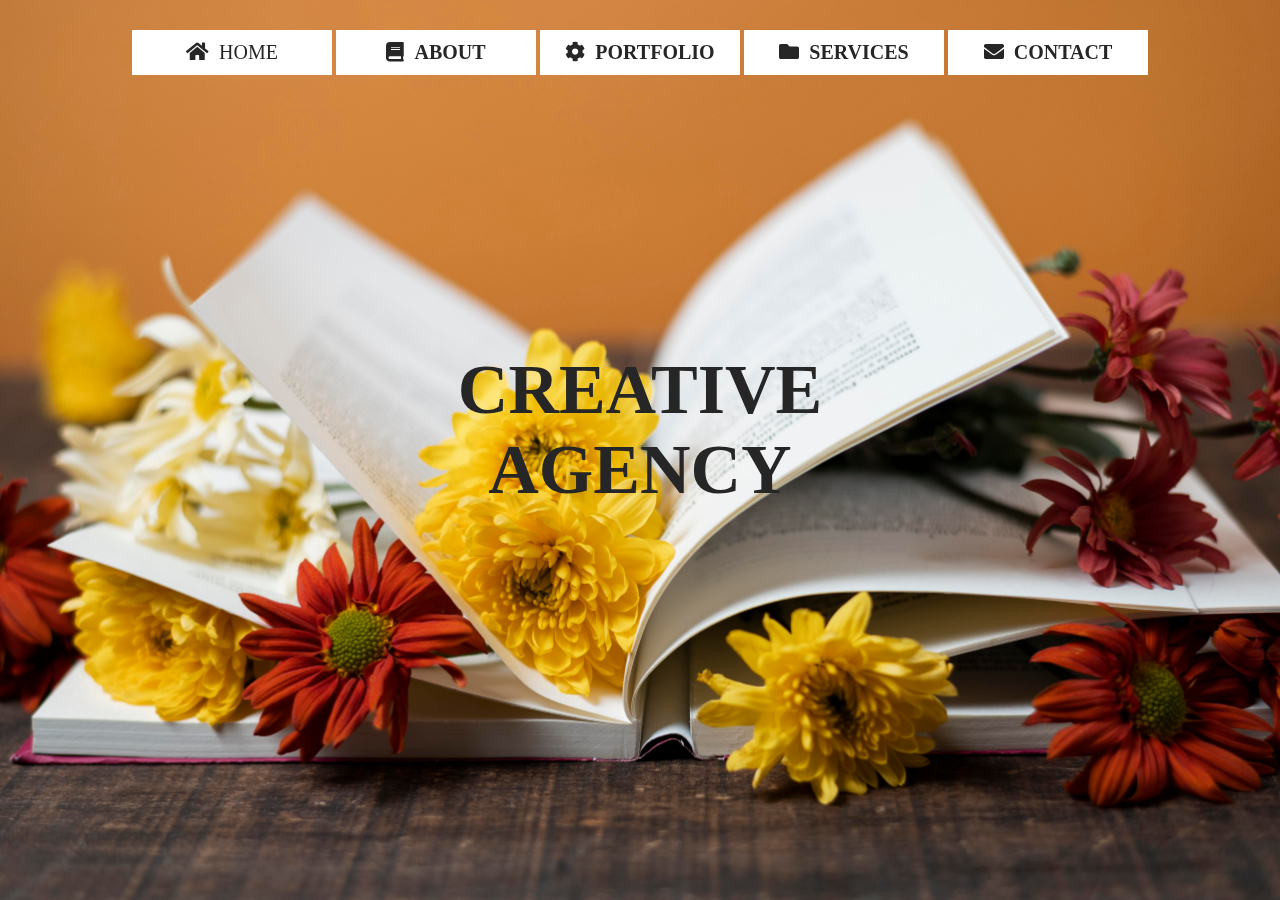
<file: 02. Simple website/index.html>
<!DOCTYPE html>
<html lang="en">
<head>
    <meta charset="UTF-8">
    <meta http-equiv="X-UA-Compatible" content="IE=edge">
    <meta name="viewport" content="width=device-width, initial-scale=1.0">
    <link rel="stylesheet" href="./style.css">
    <link rel="stylesheet" href="https://cdnjs.cloudflare.com/ajax/libs/font-awesome/5.15.4/css/all.min.css"
    integrity="sha512-1ycn6IcaQQ40/MKBW2W4Rhis/DbILU74C1vSrLJxCq57o941Ym01SwNsOMqvEBFlcgUa6xLiPY/NS5R+E6ztJQ=="
    crossorigin="anonymous" referrerpolicy="no-referrer" />
    <title>Simple website</title>
</head>
<body>
    <div id="box">

        <ul>
        <li><a href="#home"><i class="fa fa-home"></i>  Home</a></li>
        <li><a href="#about"><i class="fa fa-book">  about</i></a></li>
        <li><a href="#portfolio"><i class="fa fa-cog">  portfolio</i></a></li>
        <li><a href="#services"><i class="fa fa-folder">  services</i></a></li>
        <li><a href="#contact"><i class="fa fa-envelope">  contact</i></a></li>
        </ul>

        <div id="home">
        <section class="content">
        <h1>
        Creative Agency</h1>
        </section>
        </div>

        <div id="about">
        <section class="content">
        <h1>
        About</h1>
        <p>
        Lorem ipsum dolor sit amet, consectetur adipisicing elit. Architecto culpa cupiditate deleniti dicta dolorum ducimus ea enim et fugiat illo impedit in inventore laboriosam minima natus nemo non pariatur perferendis praesentium quas quos ratione, repellat rerum sequi tempore totam vitae voluptate. Dolore et minima numquam perferendis praesentium quaerat rem voluptatem?</p>
        </section>
        </div>

        <div id="portfolio">
        <section class="content">
        <h1>
        Portfolio</h1>
        <p>
        Lorem ipsum dolor sit amet, consectetur adipisicing elit. Architecto culpa cupiditate deleniti dicta dolorum ducimus ea enim et fugiat illo impedit in inventore laboriosam minima natus nemo non pariatur perferendis praesentium quas quos ratione, repellat rerum sequi tempore totam vitae voluptate. Dolore et minima numquam perferendis praesentium quaerat rem voluptatem?</p>
        </section>
        </div>

        <div id="services">
        <section class="content">
        <h1>
        Services</h1>
        <p>
        Lorem ipsum dolor sit amet, consectetur adipisicing elit. Architecto culpa cupiditate deleniti dicta dolorum ducimus ea enim et fugiat illo impedit in inventore laboriosam minima natus nemo non pariatur perferendis praesentium quas quos ratione, repellat rerum sequi tempore totam vitae voluptate. Dolore et minima numquam perferendis praesentium quaerat rem voluptatem?</p>
        </section>
        </div>

        <div id="contact">
        <section class="content">
        <h1>
        Contact</h1>
        <p>
        Lorem ipsum dolor sit amet, consectetur adipisicing elit. Architecto culpa cupiditate deleniti dicta dolorum ducimus ea enim et fugiat illo impedit in inventore laboriosam minima natus nemo non pariatur perferendis praesentium quas quos ratione, repellat rerum sequi tempore totam vitae voluptate. Dolore et minima numquam perferendis praesentium quaerat rem voluptatem?</p>
        </section>
        </div>
        
        </div>
          
</body>
</html>
</file>
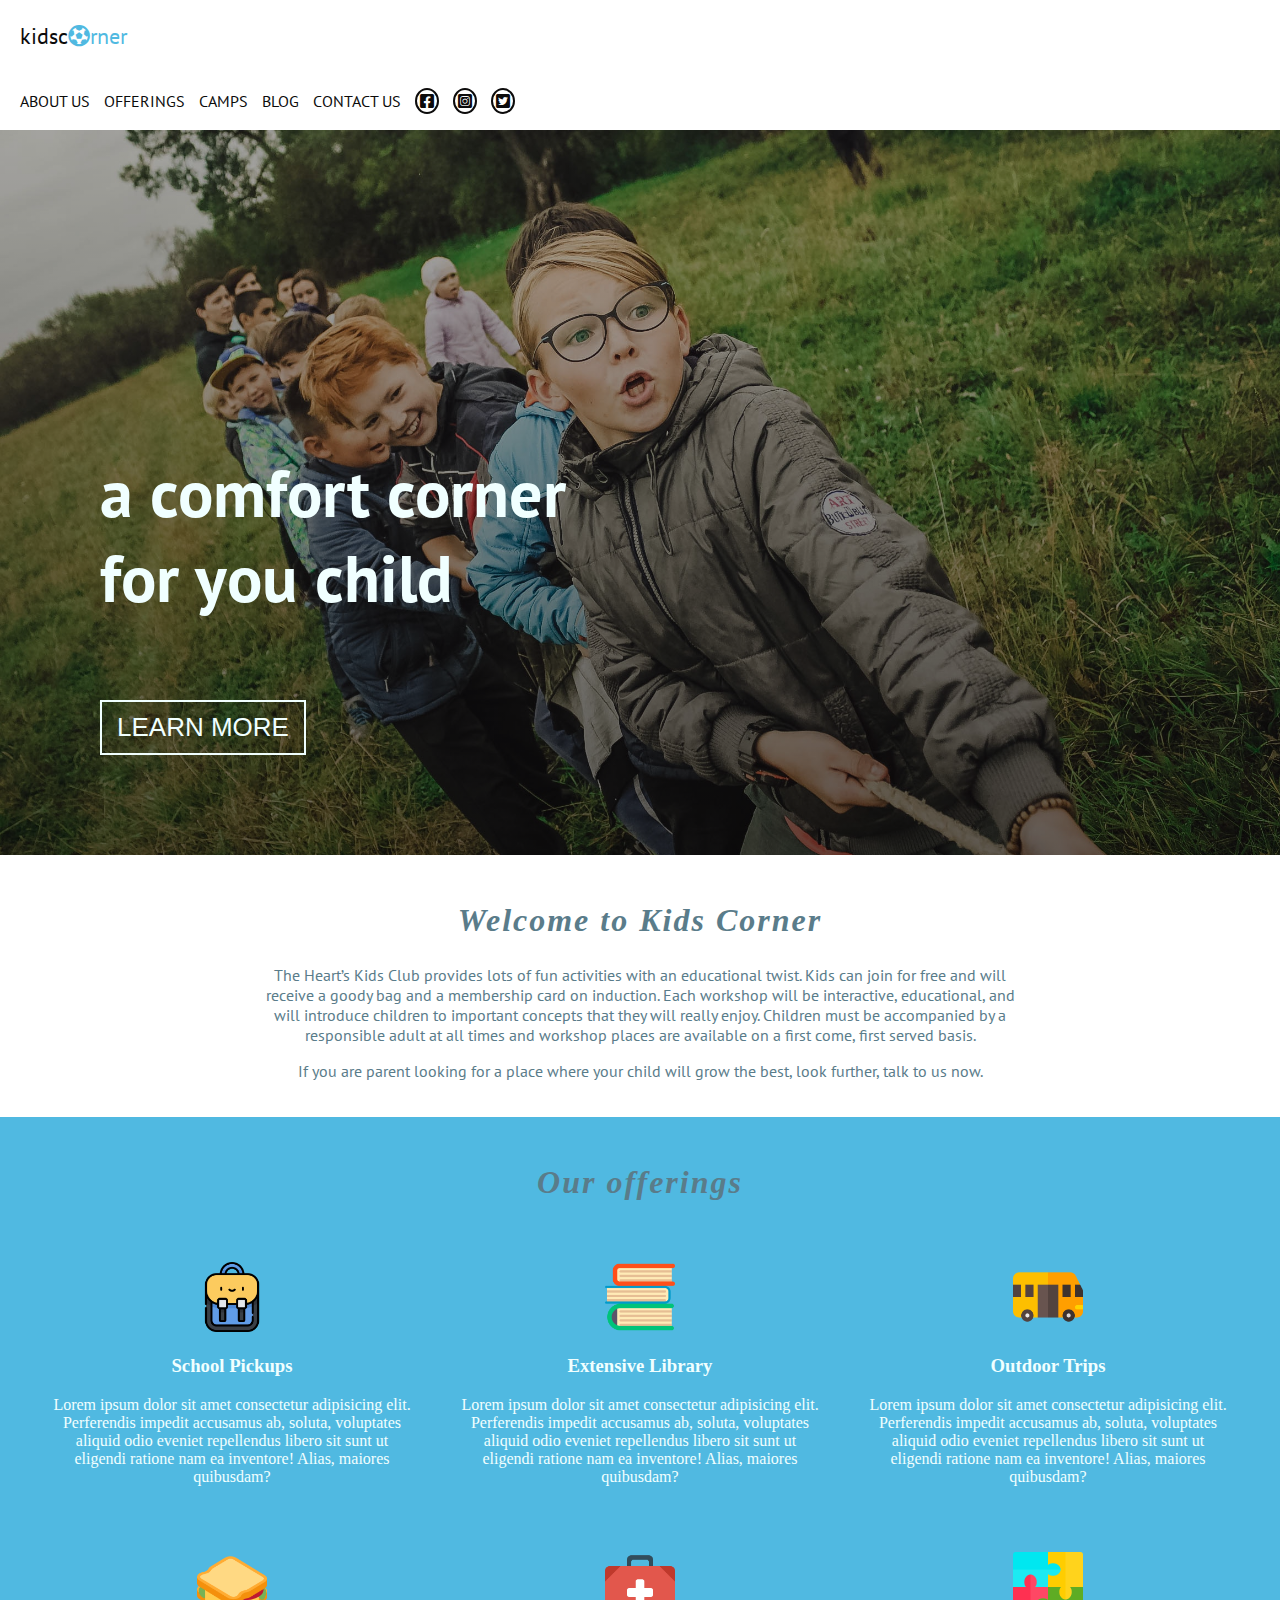
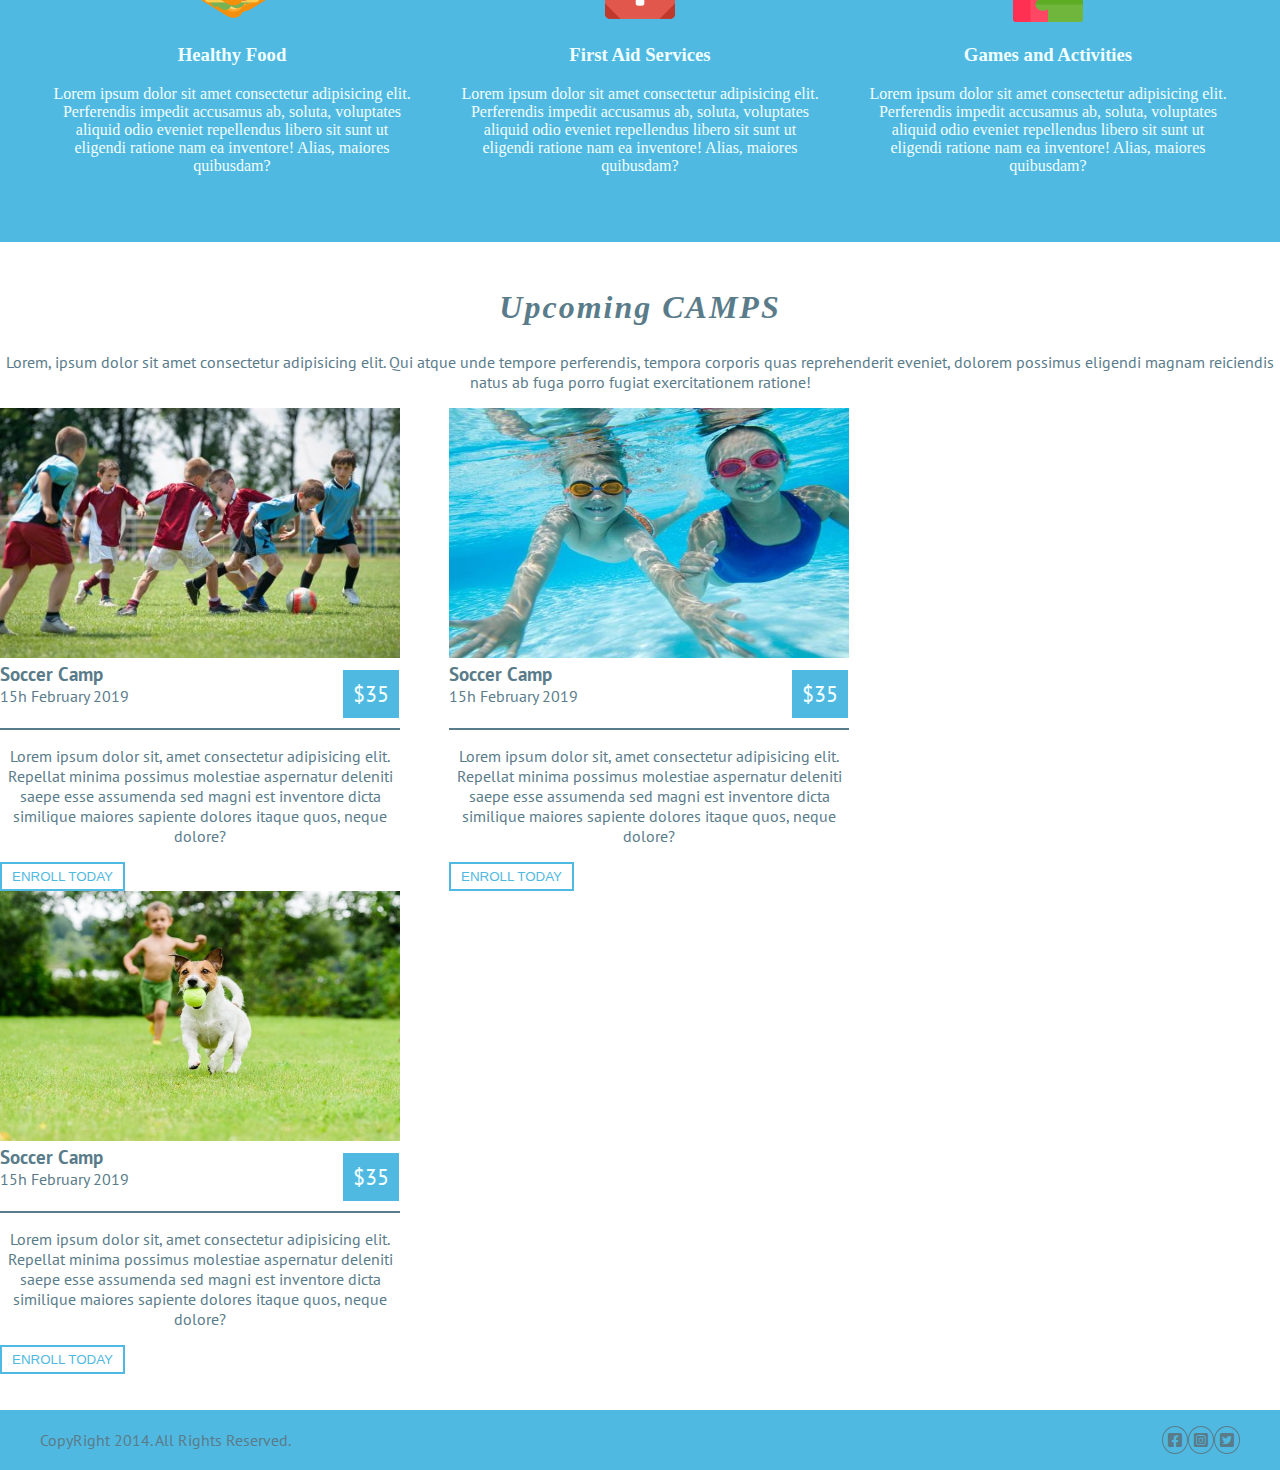
<file: 03. HTML_CSS mini course SoftUni/index.html>
<!DOCTYPE html>
<html lang="en">

<head>
    <meta charset="UTF-8">
    <meta http-equiv="X-UA-Compatible" content="IE=edge">
    <meta name="viewport" content="width=device-width, initial-scale=1.0">
    <link rel="stylesheet" href="style.css">
    <link rel="stylesheet" href="https://cdnjs.cloudflare.com/ajax/libs/font-awesome/5.15.4/css/all.min.css">
    <title>KidsCorner</title>
</head>

<body>

    <header>
        <section class="navigation">
            <p>kidsc<span><i class="fas fa-futbol"></i>rner</span></p>
            <nav>
                <ul>
                    <li><a href="#">ABOUT US</a></li>
                    <li><a href="#">OFFERINGS</a></li>
                    <li><a href="#">CAMPS</a></li>
                    <li><a href="#">BLOG</a></li>
                    <li><a href="#">CONTACT US</a></li>
                    <li>
                        <ul>
                            <li><a href="#"><i class="fab fa-facebook-square"></i></a></li>
                            <li><a href="#"><i class="fab fa-instagram-square"></i></a></li>
                            <li><a href="#"><i class="fab fa-twitter-square"></i></i></a></li>
                        </ul>
                    </li>
                </ul>
            </nav>
        </section>

        <section class="site-header">
            <h1>a comfort corner for you child</h1>
            <button>LEARN MORE</button>
        </section>
    </header>

    <main>
        <section class="welcome">
            <h2>Welcome to Kids Corner</h2>
            <p>The Heart’s Kids Club provides lots of fun activities with an educational twist. Kids can join for free
                and will receive a goody bag and a membership card on induction. Each workshop will be interactive,
                educational, and will introduce children to important concepts that they will really enjoy. Children
                must be accompanied by a responsible adult at all times and workshop places are available on a first
                come, first served basis.</p>
            <p>If you are parent looking for a place where your child will grow the best, look further, talk to us now.
            </p>
        </section>

        <section class="offers">
            <h2>Our offerings</h2>
            <ul>
                <li><a href="#">
                        <img src="./images/backpack.png" alt="picture">
                        <h3>School Pickups</h3>
                        <p>Lorem ipsum dolor sit amet consectetur adipisicing elit. Perferendis impedit accusamus ab,
                            soluta, voluptates aliquid odio eveniet repellendus libero sit sunt ut eligendi ratione nam
                            ea inventore! Alias, maiores quibusdam?</p>
                    </a></li>

                <li><a href="#">
                        <img src="./images/books.png" alt="picture">
                        <h3>Extensive Library</h3>
                        <p>Lorem ipsum dolor sit amet consectetur adipisicing elit. Perferendis impedit accusamus ab,
                            soluta, voluptates aliquid odio eveniet repellendus libero sit sunt ut eligendi ratione nam
                            ea inventore! Alias, maiores quibusdam?</p>
                    </a></li>

                <li><a href="#">
                        <img src="./images/bus.png" alt="picture">
                        <h3>Outdoor Trips</h3>
                        <p>Lorem ipsum dolor sit amet consectetur adipisicing elit. Perferendis impedit accusamus ab,
                            soluta, voluptates aliquid odio eveniet repellendus libero sit sunt ut eligendi ratione nam
                            ea inventore! Alias, maiores quibusdam?</p>
                    </a></li>

                <li><a href="#">
                        <img src="./images/sandwich.png" alt="picture">
                        <h3>Healthy Food</h3>
                        <p>Lorem ipsum dolor sit amet consectetur adipisicing elit. Perferendis impedit accusamus ab,
                            soluta, voluptates aliquid odio eveniet repellendus libero sit sunt ut eligendi ratione nam
                            ea inventore! Alias, maiores quibusdam?</p>
                    </a></li>

                <li><a href="#">
                        <img src="./images/first-aid-kit.png" alt="picture">
                        <h3>First Aid Services</h3>
                        <p>Lorem ipsum dolor sit amet consectetur adipisicing elit. Perferendis impedit accusamus ab,
                            soluta, voluptates aliquid odio eveniet repellendus libero sit sunt ut eligendi ratione nam
                            ea inventore! Alias, maiores quibusdam?</p>
                    </a></li>

                <li><a href="#">
                        <img src="./images/plan.png" alt="picture">
                        <h3>Games and Activities</h3>
                        <p>Lorem ipsum dolor sit amet consectetur adipisicing elit. Perferendis impedit accusamus ab,
                            soluta, voluptates aliquid odio eveniet repellendus libero sit sunt ut eligendi ratione nam
                            ea inventore! Alias, maiores quibusdam?</p>
                    </a></li>
            </ul>
        </section>

        <section>
            <section class="camps">
                <h2>Upcoming CAMPS</h2>
                <p>Lorem, ipsum dolor sit amet consectetur adipisicing elit. Qui atque unde tempore perferendis, tempora
                    corporis quas reprehenderit eveniet, dolorem possimus eligendi magnam reiciendis natus ab fuga porro
                    fugiat exercitationem ratione!</p>
                <ul>
                   <li>
                    <img src="./images/photo-kids-playing-football.jpg" alt="photo-kids-playing-football">
                    <section class="info">
                        <div>
                            <h3>Soccer Camp</h3>
                            <p>15h February 2019</p>
                        </div>
                        <div>$35</div>
                    </section>

                    <section class="more-info">
                        <p>Lorem ipsum dolor sit, amet consectetur adipisicing elit. Repellat minima possimus molestiae aspernatur deleniti saepe esse assumenda sed magni est inventore dicta similique maiores sapiente dolores itaque quos, neque dolore?</p>
                        <button>ENROLL TODAY</button>
                    </section>
                   </li>

                   <li>
                    <img src="./images/swimming-pool.jpeg" alt="swimming-pool">
                    <section class="info">
                        <div>
                            <h3>Soccer Camp</h3>
                            <p>15h February 2019</p>
                        </div>
                        <div>$35</div>
                    </section>

                    <section class="more-info">
                        <p>Lorem ipsum dolor sit, amet consectetur adipisicing elit. Repellat minima possimus molestiae aspernatur deleniti saepe esse assumenda sed magni est inventore dicta similique maiores sapiente dolores itaque quos, neque dolore?</p>
                        <button>ENROLL TODAY</button>
                    </section>
                   </li>

                   <li>
                    <img src="./images/kids_dogs_playing.jpg" alt="kids_dogs_playing">
                    <section class="info">
                        <div>
                            <h3>Soccer Camp</h3>
                            <p>15h February 2019</p>
                        </div>
                        <div>$35</div>
                    </section>

                    <section class="more-info">
                        <p>Lorem ipsum dolor sit, amet consectetur adipisicing elit. Repellat minima possimus molestiae aspernatur deleniti saepe esse assumenda sed magni est inventore dicta similique maiores sapiente dolores itaque quos, neque dolore?</p>
                        <button>ENROLL TODAY</button>
                    </section>
                   </li>

                </ul>
            </section>

        </section>
    </main>

    <footer>
        <p>CopyRight 2014. All Rights Reserved.</p>
        <ul>
            <li><a href="#"><i class="fab fa-facebook-square"></i></a></li>
            <li><a href="#"><i class="fab fa-instagram-square"></i></a></li>
            <li><a href="#"><i class="fab fa-twitter-square"></i></i></a></li>
        </ul>
    </footer>

</body>

</html>
</file>
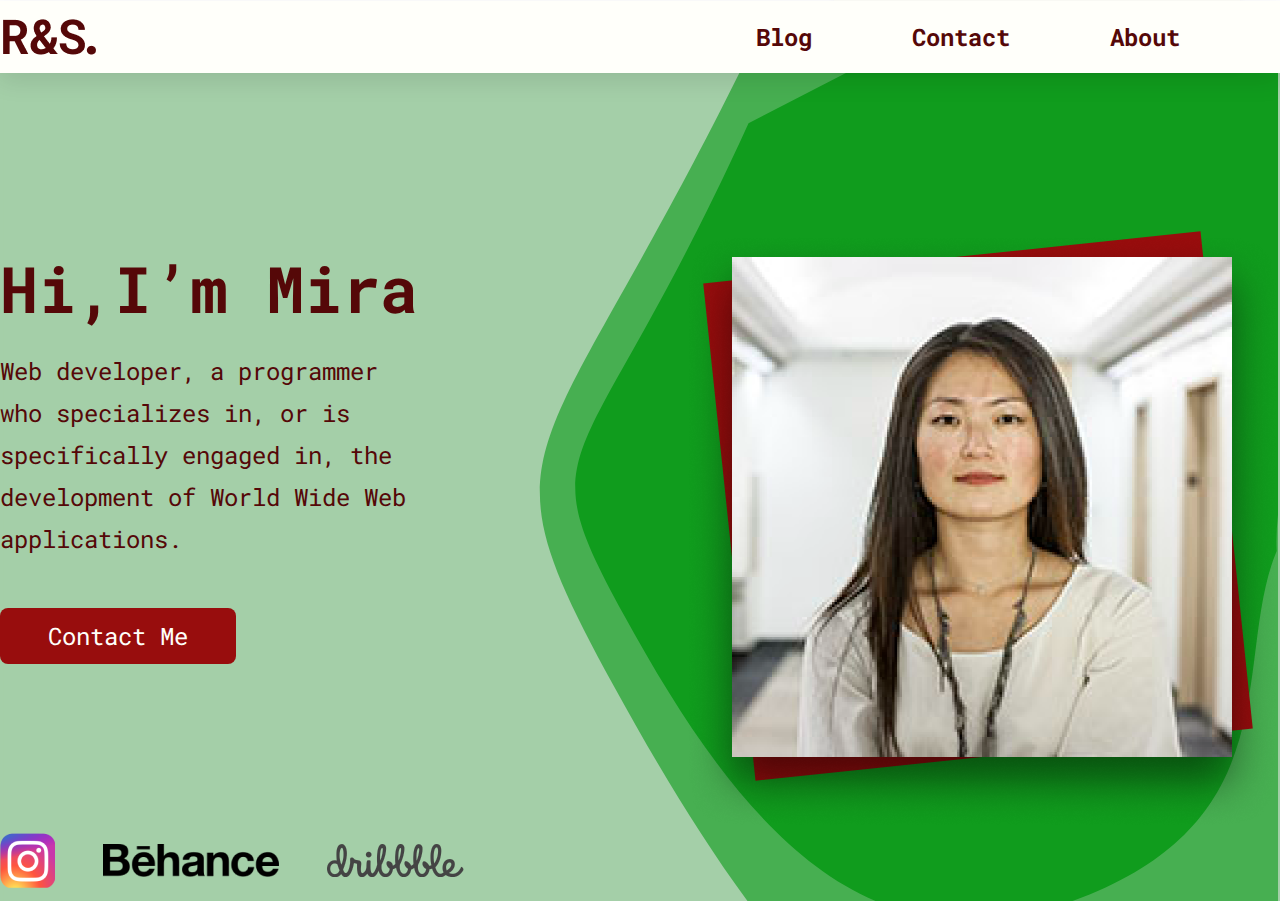
<file: 05. Design A Modern Homepage Using Figma/index.html>
<!DOCTYPE html>
<html lang="en">
  <head>
    <meta charset="UTF-8" />
    <meta name="viewport" content="width=device-width, initial-scale=1.0" />
    <meta http-equiv="X-UA-Compatible" content="ie=edge" />
    <title>Welcome</title>
    <link rel="stylesheet" href="style.css" />
  </head>
  <body>
    <div class="search-box">
      <input type="text" placeholder="Search here..." />
    </div>

    <div class="nav-container">
      <div class="wrapper">
        <nav>
          <div class="logo">
            <img src="img/Logo.png" alt="">
          </div>

          <ul class="nav-items">
            <li>
              <a href="#">Blog</a>
            </li>

            <li>
              <a href="#">Contact</a>
            </li>

            <li>
              <a href="#">About</a>
            </li>

            <li>
              <a class="nav-btn-container" href="#">
                <img class="search-btn" src="img/search.svg" alt="" />
                <img class="close-btn" src="img/close.svg" alt="" />
              </a>
            </li>
          </ul>
        </nav>
      </div>
    </div>

    <div class="header-container">
      <div class="wrapper">
        <header>
          <div class="hero-content">
            <h1>Hi,I’m Mira</h1>
            <p>
                Web developer, a programmer who specializes in, or is specifically engaged in, the development of World Wide Web applications.
            </p>
            <a href="#">
              Contact Me
            </a>
          </div>

          <div class="hero-image">
            <img src="img/Photo.png" alt="" />
            <div class="photo-bg"></div>
          </div>
        </header>

        <div class="social-icons">
          <a href="#">
            <img src="img/instagram-logo.png" alt="" />
          </a>
          <a href="#">
            <img src="img/behance-logo.png" alt="" />
          </a>
          <a href="#">
            <img src="img/dribbble-logo.png" alt="" />
          </a>
        </div>
      </div>
    </div>

    <script src="main.js"></script>
  </body>
</html>
</file>
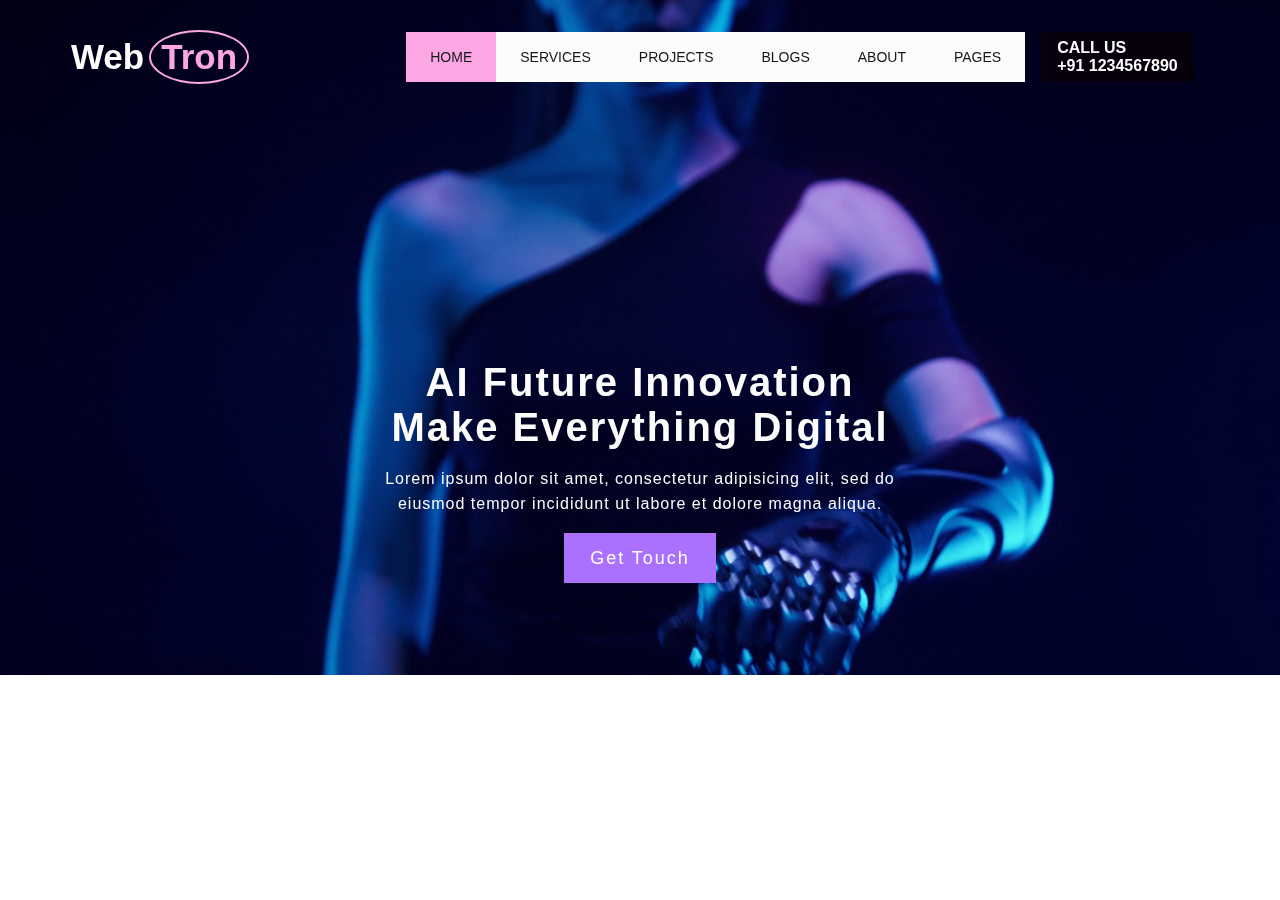
<file: 06. Video background in simple website/portfolio/index.html>
<!DOCTYPE html>
<html>
<head>
	<title>Portfolio</title>
	<link rel="stylesheet" type="text/css" href="style.css">
</head>
<body>
	<header>
		<video autoplay="" loop="" muted="" oncontextmenu="false">
			<source src="videos/video2.mp4" type="video/mp4">
		</video>
		<nav>
			<div class="logo">Web<span>Tron</span></div>
			<div class="navbar">
				<ul class="nav-menu">
					<a href="#" class="nav-link active"><li>Home</li></a>
					<a href="#" class="nav-link"><li>Services</li></a>
					<a href="#" class="nav-link"><li>Projects</li></a>
					<a href="#" class="nav-link"><li>Blogs</li></a>
					<a href="#" class="nav-link"><li>About</li></a>
					<a href="#" class="nav-link"><li>Pages</li></a>				
				</ul>
				<div class="call-us">
					<span>CALL US</span>
					<span>+91 1234567890</span>					
				</div>
			</div>
		</nav>
		<div class="intro">
			<h1>AI Future Innovation</h1>
			<h1>Make Everything Digital</h1>
			<p>Lorem ipsum dolor sit amet, consectetur adipisicing elit, sed do eiusmod
			tempor incididunt ut labore et dolore magna aliqua.</p>
			<a href="#">Get Touch</a>
		</div>
	</header>



</body>
</html>
</file>
<file: 02. Simple website/style.css>
*{
    margin: 0;
    padding: 0;
}
body{
    font-family: lato;
}
#box{
    width: 100%;
    height: 100vh;
    scroll-behavior: smooth;
    overflow-y: scroll;
}
#box div{
    position: relative;
    height: 100%;
}
.content {
    position: absolute;
    top: 50%;
    left: 50%;
    transform: translate(-50%,-50%);
    text-align: center;
    padding: 0 40px;
}
.content h1 {
font-size: 70px;
font-weight: bold;
color: #262626;
text-transform: uppercase;
    margin-bottom: 40px;
}
#about .content h1,
#portfolio .content h1,
#services .content h1,
#contact .content h1{
    color: #5b5b5b;
}
.content p {
line-height: 1.5;
margin: auto;
color: #000;
}
ul {
padding: 0;
text-align: center;
position: fixed;
margin: 2% auto;
z-index: 1;
width: 1100px;
left: 0;
right: 0;
    font-family: lato;
}
ul li{
    list-style: none;
    display: inline-block;
}

ul li a {
display: block;
text-decoration: none;
height: 45px;
font-size: 20px;
background: #fff;
width: 200px;
color: #262626;
margin: 4px 0;
text-transform: uppercase;
line-height: 45px;
}
ul li a:hover{
    background: deeppink;
    text-decoration: none;
    color: #fff;
}
#home{
    background-image: url(1.jpg);
    -webkit-background-size: cover;
    background-size: cover;
    background-position: center center;
}
#portfolio,
#contact
{
background: #f3f3f3;
}
</file>
<file: 03. HTML_CSS mini course SoftUni/style.css>
@import url('https://fonts.googleapis.com/css2?family=PT+Sans:ital,wght@0,400;0,700;1,400;1,700&display=swap');

body {
    font-family: 'PT Sans', sans-serif;
    font-size: 16px;
    max-width: 1300px;
    margin: 0 auto;
}

.navigation {
    padding: 0 20px;
}

.navigation p {
    display: inline-block;
    font-size: 22px;
    width: 735px;
    color: rgb(12, 11, 11);
}

.navigation p span {
    color: #50b9e1;
}

nav {
    display: inline-block;

}

nav li {
    display: inline-block;
    padding-right: 10px;
}

a {
    text-decoration: none;
    color: rgb(12, 11, 11);
}

nav i {
    border: 2px solid rgb(12, 11, 11);
    border-radius: 50%;
    padding: 3px;
}

/*body > header > section.navigation > nav > ul > li:nth-child(5) > a{
    // right btn->inspect->right btn in elements tab on the item-> copy->copy selector
}*/

ul {
    padding: 0;
}

a:hover {
    color: #50b9e1;
    cursor: pointer;
}

/*site-header*/

.site-header {
    background: linear-gradient(rgba(0, 0, 0, 0.3), rgba(0, 0, 0, 0.6)), url(./images/kids_main.jpg), no-repeat;
    background-size: cover;
}

.site-header h1 {
    font-size: 66px;
    color: azure;
    width: 38%;
    margin: 0;
    padding: 320px 0 80px 100px;
}

.site-header button {
    font-size: 26px;
    background: transparent;
    border: 2px solid azure;
    color: azure;
    padding: 10px 15px;
    margin: 0 0 100px 100px;
}

.site-header button:hover {
    background: #50b9e1;
    border: 2px solid #50b9e1;
    cursor: pointer;
}


/*main - welkome*/
main h2,
main h3,
main p {
    text-align: center;

    /*if we dont put where is the h... or p(main in this case)- ol h... p are changed*/
}

.welcome {
    width: 60%;
    margin: 0 auto;
    padding: 20px 0;
}

h2 {
    font-size: 32px;
    font-family: 'PT Serif', serif;
    font-style: italic;
    letter-spacing: 2px;
    color: #5a7c8a;
    text-align: center;
}

.welcome p {
    color: #5a7c8a;
    text-align: center;
}

/*offers*/
.offers {
    background: #50b9e1;
    font-family: 'PT Serif', serif;
    color: azure;
    padding: 20px 30px;
}

.offers img {
    width: 70px;
}

.offers li {
    width: 30%;
    text-align: center;
    /* because of the picture position*/
    padding: 15px 19px;
    margin-top: 20px;
    display: inline-block;
}

.offers a {
    color: azure;
}

/*caps*/

.camps {
    color: #5a7c8a;
    padding: 20px 0;
}

.body>main>section.camps>p {
    width: 60%;
    text-align: center;
    margin: 0 auto;
    padding-bottom: 30px;
}

.camps img {
    width: 400px;
    height: 250px;
}

.camps li {
    width: 400px;
    display: inline-block;
}

.camps li:not(:last-child) {
    padding-right: 45px;
}

.info div {
    display: inline-block;
}

.info div p,
.info div h3 {
    margin: 0;
    padding: 0;
    text-align: left;
}

.info div:nth-child(1) {
    width: 339px;
}

.info div:nth-child(2) {
    background: #50b9e1;
    padding: 10px;
    color: azure;
    font-size: 22px;
}

.info {
    border-bottom: 2px solid #5a7c8a;
    padding-bottom: 10px;
}

.more-info button {
    border: 2px solid #50b9e1;
    color: #50b9e1;
    background: transparent;
    padding: 5px 10px;
}

.more-info button:hover {
    background: #50b9e1;
    color: azure;
}

/*footer*/

footer {
    background: #50b9e1;
    color: #5a7c8a;
    padding: 0 40px;
    display: flex;
    justify-content: space-between;
    align-items: center;
}

footer p {
    display: inline-block;
}

footer ul {
    display: inline-flex;
    text-decoration: none;
    list-style: none;
}

footer ul a {
    color: #5a7c8a;
    display: flex;
    text-decoration: none;
}

footer ul a i {
    border: 1px solid #5a7c8a;
    border-radius: 50%;
    padding: 5px;

}
</file>
<file: 05. Design A Modern Homepage Using Figma/style.css>
@import url('https://fonts.googleapis.com/css2?family=Roboto+Mono:ital,wght@0,100;0,200;0,300;0,400;0,500;0,600;0,700;1,100;1,200;1,300;1,400;1,500;1,600;1,700&display=swap');

* {
    box-sizing: border-box;
    margin: 0;
  }
  
  body {
    font-family: "Roboto Mono", sans-serif;
  }
  
  /* Navigation */
  
  .nav-container {
    background: #fffffa;
    box-shadow: 0px 8px 24px rgba(0, 0, 0, 0.1);
    height: 72px;
    margin-top: -65px;
    z-index: 500;
    position: relative;
  }
  
  .wrapper {
    width: 1280px;
    margin: 0 auto;
  }
  
  nav {
    display: flex;
    align-items: center;
    justify-content: space-between;
    height: 72px;
  }
  
  nav ul {
    display: flex;
  }
  
  .nav-items li {
    list-style: none;
    margin-right: 100px;
  }
  
  .nav-items li:nth-last-of-type(1) {
    margin: 0;
  }
  
  .nav-items li a {
    color: #550808;
    font-size: 24px;
    font-weight: 800;
    font-family: "Roboto Mono", sans-serif;
    text-decoration: none;
  }
  
  /* Header */
  
  .header-container {
    background: #A4CFA8 url("img/imgBG.svg");
    background-repeat: no-repeat;
    background-position: center;
    background-size: contain;
    height: calc(100vh - 72px);
    display: flex;
    align-items: center;
  }
  
  header {
    display: flex;
    align-items: center;
    justify-content: space-between;
  }
  
  header h1 {
    font-weight: 900;
    font-size: 64px;
    line-height: 75px;
    color: #550808;
    margin-bottom: 24px;
  }
  
  header p {
    font-size: 24px;
    line-height: 42px;
    color: #550808;
    width: 418px;
  
    margin-bottom: 48px;
  }
  
  header a {
    color: #fffffa;
    font-size: 24px;
    text-decoration: none;
  
    background: #980D0D;
    border-radius: 8px;
    padding: 12px 48px;
    display: inline-block;
    transition: 300ms;
  }
  
  header a:hover {
    transform: translateY(-8px);
  }
  
  /* Social Icons */
  
  .social-icons {
    display: flex;
    align-items: center;
  }
  
  .social-icons a {
    margin: 0 24px;
  }
  
  .social-icons a:nth-of-type(1) {
    margin-left: 0;
  }
  
  /* Hero image */
  
  header .hero-image {
    position: relative;
    margin-top: 150px;
  }
  
  header .hero-image img {
    transition: 300ms;
    position: relative;
    z-index: 100;
  }
  
  header .hero-image img:hover {
    transform: rotate(-6deg);
  }
  
  header .hero-image .photo-bg {
    
    position: absolute;
    width: 500px;
    height: 500px;
    left: 45px;
    top: 24px;
  
    background: #980D0D;
    transform: rotate(-6deg);
  }
  
  /* Search Box */
  
  .search-box {
    width: 1200px;
    margin: 0 auto;
    text-align: right;
    position: relative;
    top: 0;
    z-index: 101;
  
    transition: 300ms;
  }
  
  .search-box.active {
    top: 72px;
  }
  
  .search-box input {
    background: #fffffa;
    box-shadow: 0px 4px 8px rgba(0, 0, 0, 0.15);
    border-radius: 0px 0px 8px 8px;
  
    font-size: 24px;
    line-height: 42px;
    border: 0;
    padding: 12px 48px;
  }
  
  .search-box input::placeholder {
    color: #b3b3b3;
  }
  
  /* Search & Close Buttons */
  
  .nav-btn-container {
    display: flex;
    position: relative;
  }
  
  .nav-btn-container img {
    position: absolute;
  }
  
  .nav-btn-container .close-btn {
    opacity: 0;
    pointer-events: none;
    transform: translateY(-8px);
    transition: 300ms;
  }
  
  .nav-btn-container .search-btn {
    pointer-events: auto;
    transition: 300ms;
  }
  
  .nav-btn-container.active .search-btn {
    opacity: 0;
    pointer-events: none;
    transform: translateY(-8px);
  }
  
  .nav-btn-container.active .close-btn {
    opacity: 1;
    pointer-events: auto;
    transform: translateY(0);
  }
  
  /* Hidden Items */
  
  .search-box {
    /* display: none; */
  }
</file>
<file: 06. Video background in simple website/portfolio/style.css>
:root{
	--primary-color: #AA71FF;
	--secondary-color: #FCA7E4;
	--text-light-primary:#fcfcfc;
	--bg-dark-primary:#05000b;
	--text-dark-primary:#151918;
}
*{
	margin: 0;
	padding: 0;
	box-sizing: border-box;
	font-family: sans-serif;
}
header{
	height: 100vh;
	position: relative;
}
header video{
	width: 100%;
}
header nav{
	width: 100%;
	display: flex;
	justify-content: space-around;
	align-items: center;
	height: 50px;
	position: absolute;
	top: 2rem;
}

header nav .logo{
	color: var(--text-light-primary);
	font-size: 35px;
	font-weight: 600;
	width: 20%;
	display: flex;
	height: 100%;
	justify-content: center;
	align-items: center;
}
header nav .logo span{
	color: var(--secondary-color);
	padding: 5px 10px;
	border: 2px solid var(--secondary-color);
	border-radius: 50%;
	margin-left: 5px;
}
nav .navbar{
	display: flex;
	width: 70%;
	justify-content: center;
	align-items: center;
	height: 100%;
}
nav .navbar .nav-menu{
	height: 100%;
	display: flex;
	align-items: center;
	background: var(--text-light-primary);
}
nav .navbar .nav-menu a{
	display: flex;
	align-items: center;
	height: 100%;
	text-decoration: none;
	padding: 0 1.5rem;
	color: var(--text-dark-primary);
	text-transform: uppercase;
	font-size: 14px;
}
nav .navbar .nav-menu a:hover{
	background: var(--secondary-color);
}
nav .navbar .nav-menu a.active{
	background: var(--secondary-color);

}
nav .navbar .nav-menu li{
	list-style: none;
}
.call-us{
	margin-left: 1rem;
	padding: 0 1rem;
	height: 100%;
	background: var(--bg-dark-primary);
	font-size: 16px;
	font-weight: 600;
	text-transform: uppercase;
	color: var(--text-light-primary);
	display: flex;
	flex-direction: column;
	justify-content: center;
}
.call-us span{
	display: block;
}
.intro{
	position: absolute;
	top: 40%;
	left: 30%;
	width: 40%;
	text-align: center;
}
.intro h1 , p{
	color: var(--text-light-primary);
}
.intro h1{
	line-height: 45px;
	letter-spacing: 2px;
	font-size: 40px;

}
.intro p{
	margin-top: 1rem;
	line-height: 25px;
	letter-spacing: 1px;
	margin-bottom: 2rem;
}
.intro a{
	padding: .8rem 1.5rem;
	text-decoration: none;
	color: var(--text-light-primary);
	background: var(--primary-color);
	letter-spacing: 2px;
	font-size: 18px;
	transition: .3s;
	border: 2px solid var(--primary-color)
}
.intro a:hover{
	background: transparent;
}
</file>
